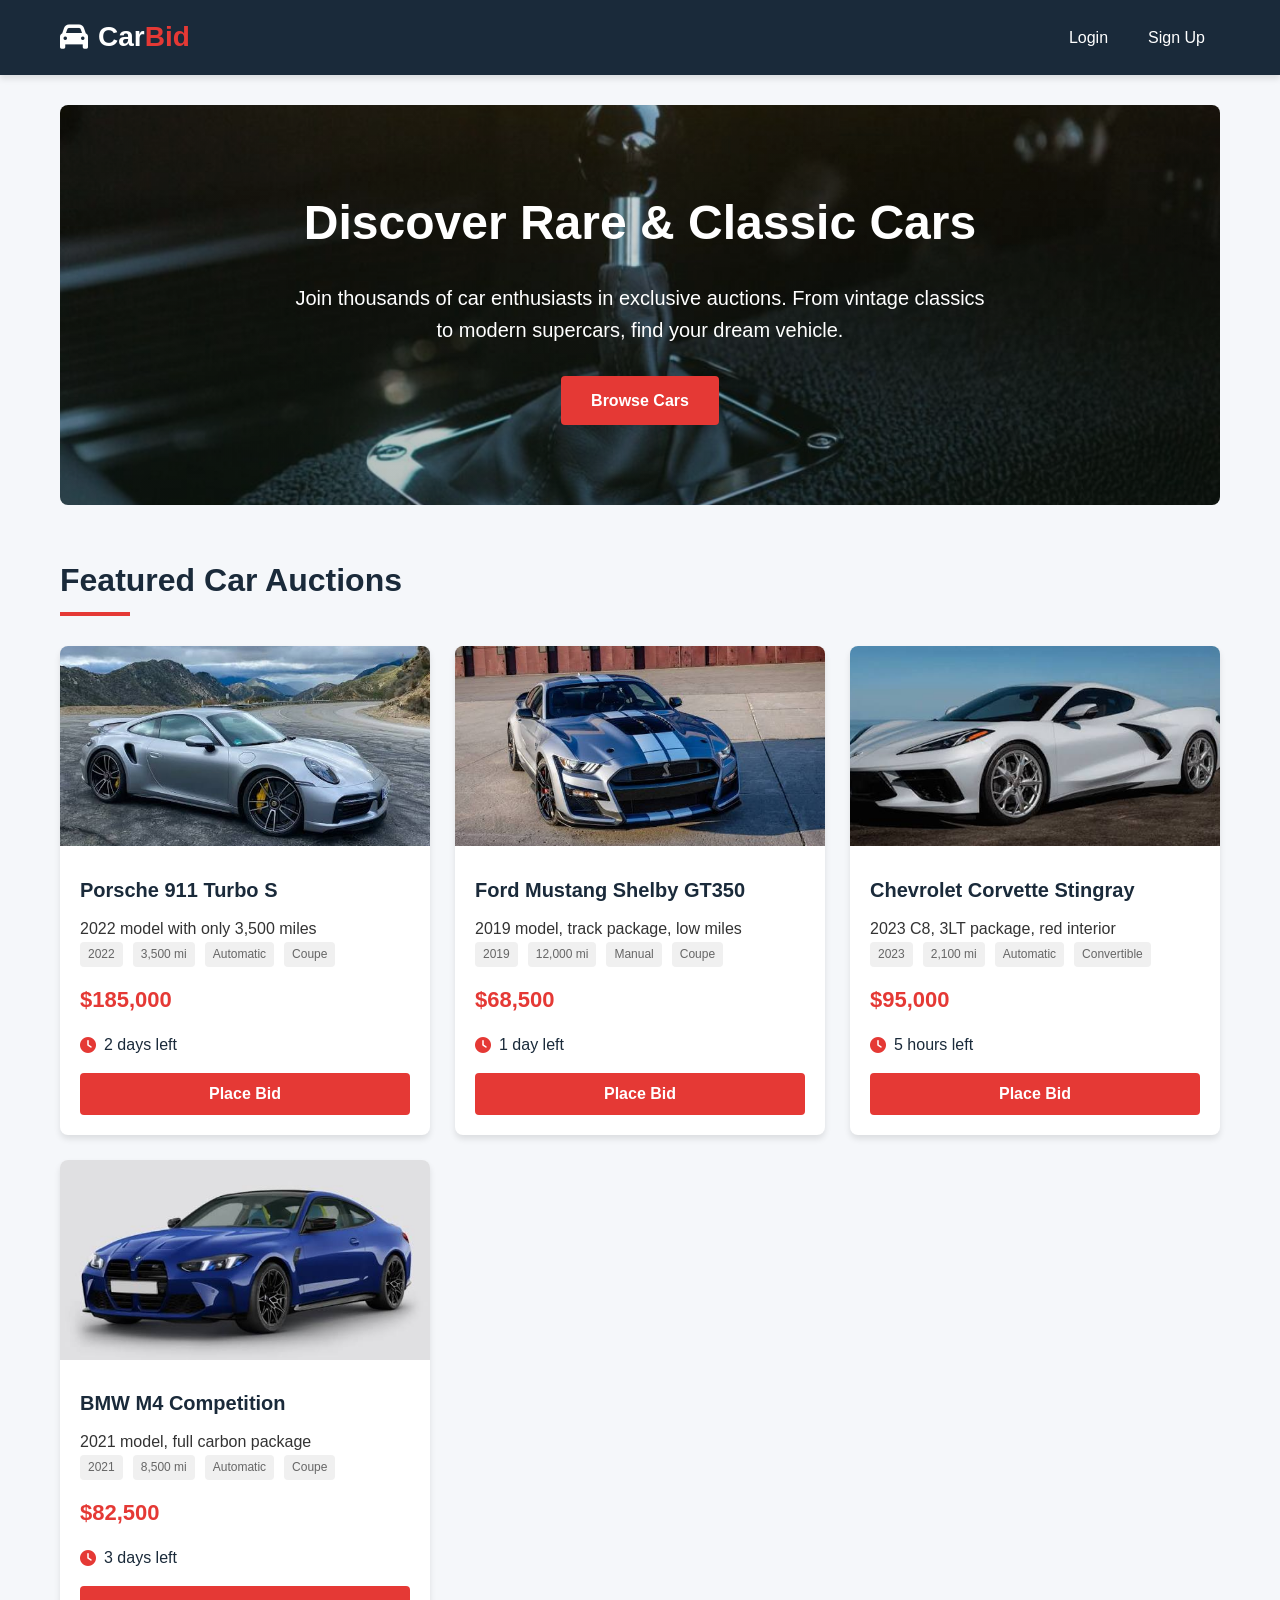
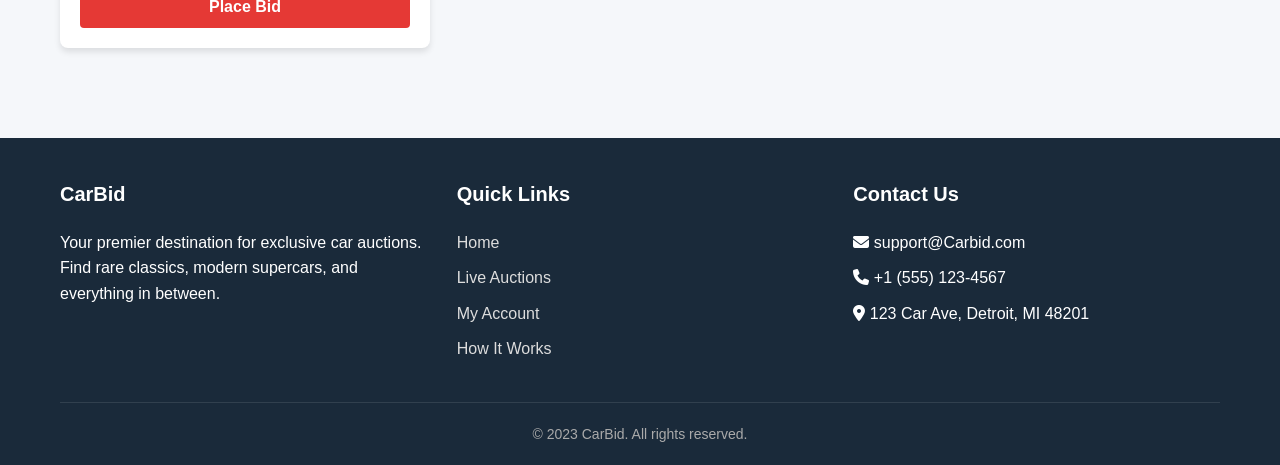
<file: index.html>
<!doctype html>
<html lang="en">
  <head>
    <meta charset="UTF-8" />
    <meta name="viewport" content="width=device-width, initial-scale=1.0" />
    <title>CarBid</title>
    <link
      rel="stylesheet"
      href="https://cdnjs.cloudflare.com/ajax/libs/font-awesome/6.4.0/css/all.min.css"
    />
    <link rel="stylesheet" href="styles.css" />
  </head>
  <body class="logged-out">
    <!-- Header & Navigation -->
    <header>
      <div class="container">
        <nav>
          <div class="logo"><i class="fas fa-car"></i> Car<span>Bid</span></div>

          <div class="hamburger" id="hamburger">
            <i class="fas fa-bars"></i>
          </div>

          <!-- Navigation for logged in users -->
          <ul class="nav-links" id="navLinks">
            <li>
              <a href="#" class="nav-link active" data-page="home">Home</a>
            </li>
            <li>
              <a href="#" class="nav-link" data-page="auction">Live Auction</a>
            </li>
            <li>
              <a href="#" class="nav-link" data-page="profile">My Profile</a>
            </li>
            <li>
              <a href="#" class="nav-link" data-page="checkout">Checkout</a>
            </li>
            <li><a href="#" id="logoutBtn">Logout</a></li>
          </ul>

          <!-- Logged in users -->
          <div class="user-info">
            <i class="fas fa-user-circle"></i>
            <span id="username">Alex Morgan</span>
          </div>

          <!-- Logged out users -->
          <div class="auth-links">
            <a href="#" class="login-link" data-page="login">Login</a>
            <a href="#" class="signup-link" data-page="signup">Sign Up</a>
          </div>
        </nav>
      </div>
    </header>

    <!-- Main Content -->
    <main>
      <!-- Home/Landing Page -->
      <section class="page active" id="home">
        <div class="container">
          <div class="hero">
            <h1>Discover Rare & Classic Cars</h1>
            <p>
              Join thousands of car enthusiasts in exclusive auctions. From
              vintage classics to modern supercars, find your dream vehicle.
            </p>
            <a href="#" class="btn" data-page="auction">Browse Cars</a>
          </div>

          <div class="featured-cars">
            <h2 class="section-title">Featured Car Auctions</h2>
            <div class="car-grid" id="featuredCars">
              <!-- Car cards -->
            </div>
          </div>
        </div>
      </section>
    </main>

    <!-- Footer -->
    <footer>
      <div class="container">
        <div class="footer-content">
          <div class="footer-section">
            <h3>CarBid</h3>
            <p>
              Your premier destination for exclusive car auctions. Find rare
              classics, modern supercars, and everything in between.
            </p>
          </div>
          <div class="footer-section">
            <h3>Quick Links</h3>
            <ul>
              <li><a href="#" data-page="home">Home</a></li>
              <li><a href="#" data-page="auction">Live Auctions</a></li>
              <li><a href="#" data-page="profile">My Account</a></li>
              <li><a href="#">How It Works</a></li>
            </ul>
          </div>
          <div class="footer-section">
            <h3>Contact Us</h3>
            <ul>
              <li><i class="fas fa-envelope"></i> support@Carbid.com</li>
              <li><i class="fas fa-phone"></i> +1 (555) 123-4567</li>
              <li>
                <i class="fas fa-map-marker-alt"></i> 123 Car Ave, Detroit, MI
                48201
              </li>
            </ul>
          </div>
        </div>

        <div class="copyright">
          <p>&copy; 2023 CarBid. All rights reserved.</p>
        </div>
      </div>
    </footer>

    <!-- Notification -->
    <div class="notification" id="notification">
      <span id="notificationText">Your bid has been placed successfully!</span>
    </div>
    <script type="module">
      import { initializeShared } from "./js/shared.js";
      import { initializeAuthentication } from "./js/authentication.js";
      import { initializeHomePage } from "./js/home.js";

      window.addEventListener("load", function () {
        initializeShared();
        initializeAuthentication();
        initializeHomePage();
      });
    </script>
  </body>
</html>
</file>
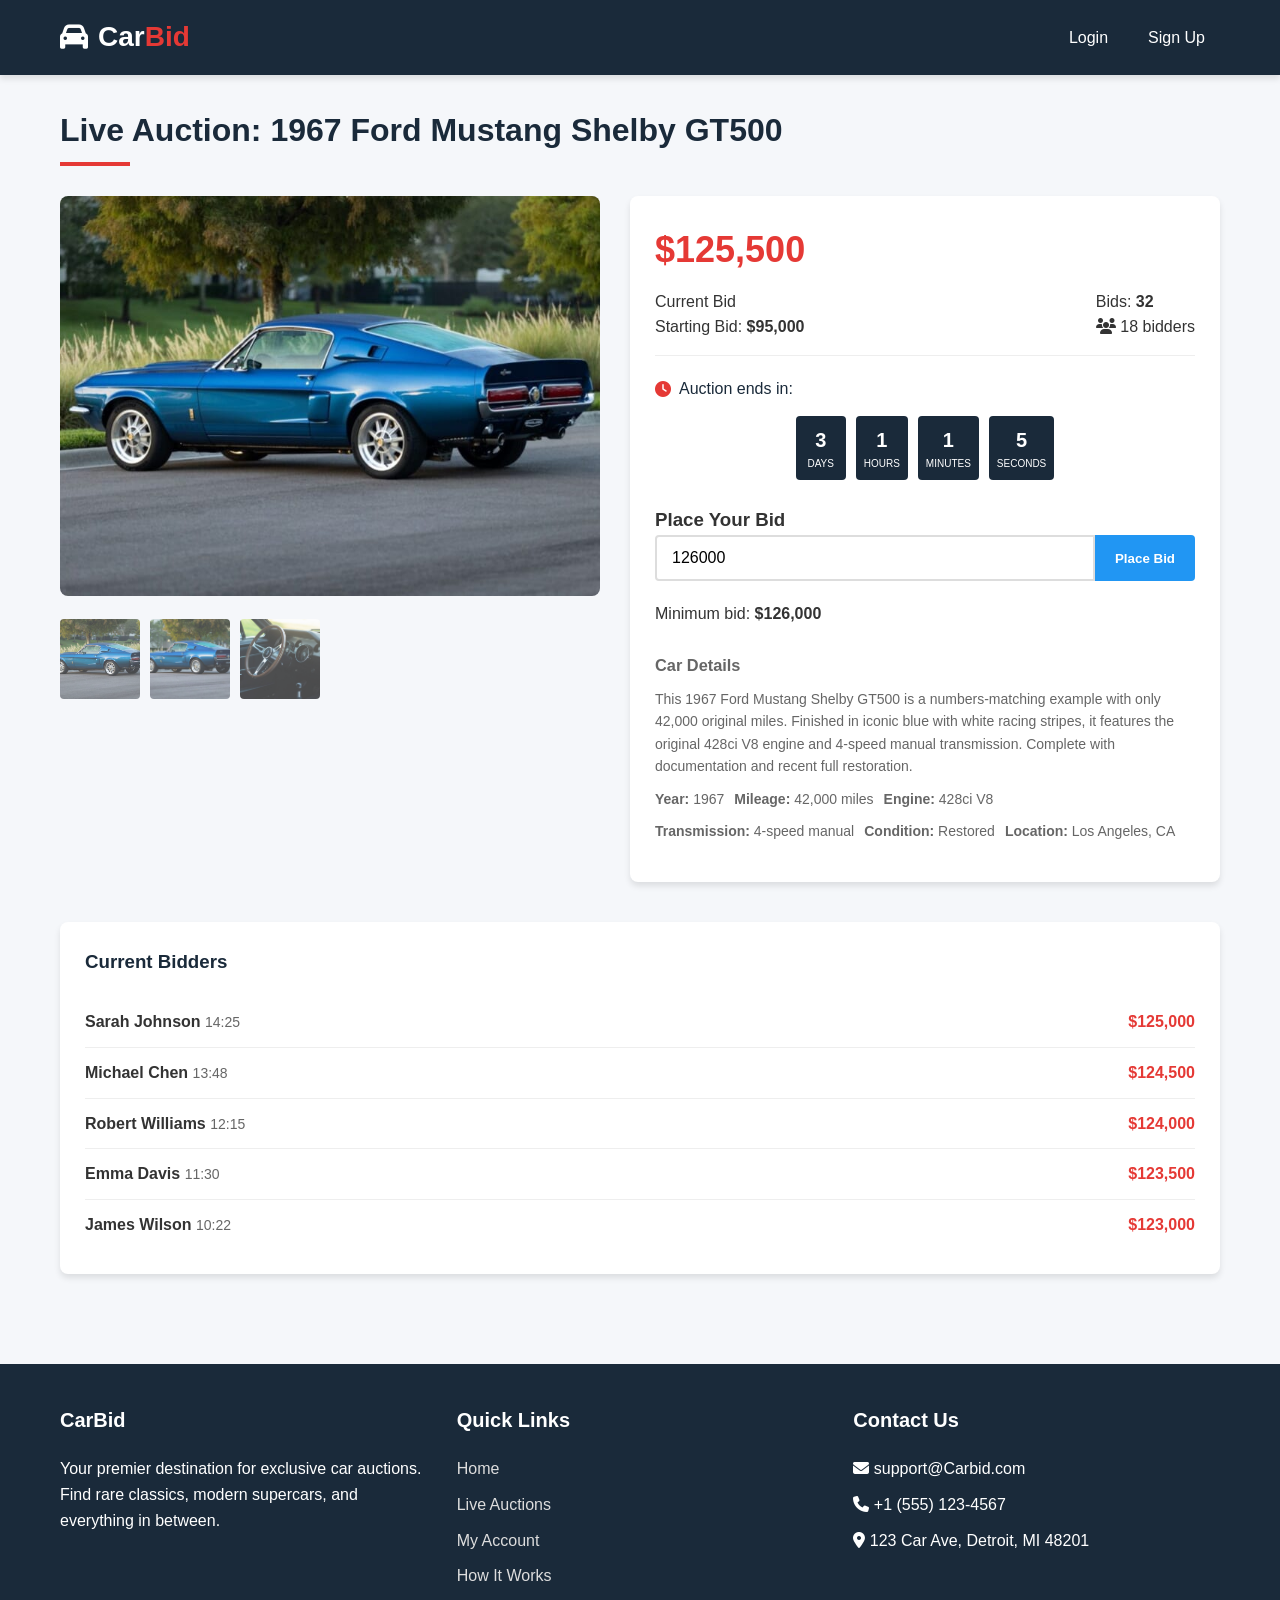
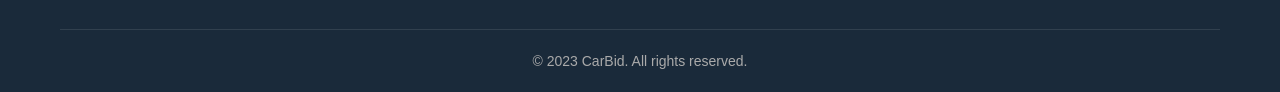
<file: auction.html>
<!doctype html>
<html lang="en">
  <head>
    <meta charset="UTF-8" />
    <meta name="viewport" content="width=device-width, initial-scale=1.0" />
    <title>CarBid</title>
    <link
      rel="stylesheet"
      href="https://cdnjs.cloudflare.com/ajax/libs/font-awesome/6.4.0/css/all.min.css"
    />
    <link rel="stylesheet" href="styles.css" />
  </head>
  <body class="logged-out">
    <!-- Header & Navigation -->
    <header>
      <div class="container">
        <nav>
          <div class="logo"><i class="fas fa-car"></i> Car<span>Bid</span></div>

          <div class="hamburger" id="hamburger">
            <i class="fas fa-bars"></i>
          </div>

          <!-- Navigation for logged in users -->
          <ul class="nav-links" id="navLinks">
            <li>
              <a href="#" class="nav-link" data-page="home">Home</a>
            </li>
            <li>
              <a href="#" class="nav-link active" data-page="auction"
                >Live Auction</a
              >
            </li>
            <li>
              <a href="#" class="nav-link" data-page="profile">My Profile</a>
            </li>
            <li>
              <a href="#" class="nav-link" data-page="checkout">Checkout</a>
            </li>
            <li><a href="#" id="logoutBtn">Logout</a></li>
          </ul>

          <!-- Logged in users -->
          <div class="user-info">
            <i class="fas fa-user-circle"></i>
            <span id="username">Alex Morgan</span>
          </div>

          <!-- Logged out users -->
          <div class="auth-links">
            <a href="#" class="login-link" data-page="login">Login</a>
            <a href="#" class="signup-link" data-page="signup">Sign Up</a>
          </div>
        </nav>
      </div>
    </header>

    <!-- Main Content -->
    <main>
      <!-- Auction Page -->
      <section class="page active" id="auction">
        <div class="container">
          <h2 class="section-title">
            Live Auction: 1967 Ford Mustang Shelby GT500
          </h2>

          <div class="car-detail">
            <div class="car-images">
              <img
                src="./images/ford3.jpg"
                alt="1967 Ford Mustang Shelby GT500"
                class="main-image"
                id="mainImage"
              />
              <div class="thumbnail-container">
                <img
                  src="./images/ford3.jpg"
                  alt="Car Thumbnail 3"
                  class="thumbnail"
                  data-image="./images/ford3.jpg"
                />
                <img
                  src="./images/ford4.jpg"
                  alt="Car Thumbnail 3"
                  class="thumbnail"
                  data-image="./images/ford4.jpg"
                />
                <img
                  src="./images/ford5.jpg"
                  alt="Car Thumbnail 3"
                  class="thumbnail"
                  data-image="./images/ford5.jpg"
                />
              </div>
            </div>

            <div class="car-sidebar">
              <div class="current-bid">$125,500</div>
              <div class="bid-info">
                <div>
                  <p>Current Bid</p>
                  <p>Starting Bid: <strong>$95,000</strong></p>
                </div>
                <div>
                  <p>Bids: <strong>32</strong></p>
                  <p><i class="fas fa-users"></i> 18 bidders</p>
                </div>
              </div>

              <div class="time-left">
                <i class="fas fa-clock"></i>
                <span>Auction ends in:</span>
              </div>
              <div class="countdown" id="auctionCountdown">
                <!-- Countdown -->
              </div>

              <div class="bid-form">
                <h3>Place Your Bid</h3>
                <div class="bid-input">
                  <input
                    type="number"
                    id="bidAmount"
                    min="125500"
                    value="126000"
                    step="500"
                  />
                  <button id="placeBid">Place Bid</button>
                </div>
                <p>Minimum bid: <strong>$126,000</strong></p>
              </div>

              <div
                class="car-details"
                style="margin-top: 25px; background: none; padding: 0"
              >
                <h3>Car Details</h3>
                <p>
                  This 1967 Ford Mustang Shelby GT500 is a numbers-matching
                  example with only 42,000 original miles. Finished in iconic
                  blue with white racing stripes, it features the original 428ci
                  V8 engine and 4-speed manual transmission. Complete with
                  documentation and recent full restoration.
                </p>
                <p><strong>Year:</strong> 1967</p>
                <p><strong>Mileage:</strong> 42,000 miles</p>
                <p><strong>Engine:</strong> 428ci V8</p>
                <p><strong>Transmission:</strong> 4-speed manual</p>
                <p><strong>Condition:</strong> Restored</p>
                <p><strong>Location:</strong> Los Angeles, CA</p>
              </div>
            </div>
          </div>

          <!-- Bidders List Section -->

          <div class="bid-history">
            <h3>Current Bidders</h3>
            <div id="bidHistoryList">
              <!-- Bid history -->
            </div>
          </div>
        </div>
      </section>
    </main>

    <!-- Footer -->
    <footer>
      <div class="container">
        <div class="footer-content">
          <div class="footer-section">
            <h3>CarBid</h3>
            <p>
              Your premier destination for exclusive car auctions. Find rare
              classics, modern supercars, and everything in between.
            </p>
          </div>
          <div class="footer-section">
            <h3>Quick Links</h3>
            <ul>
              <li><a href="#" data-page="home">Home</a></li>
              <li><a href="#" data-page="auction">Live Auctions</a></li>
              <li><a href="#" data-page="profile">My Account</a></li>
              <li><a href="#">How It Works</a></li>
            </ul>
          </div>
          <div class="footer-section">
            <h3>Contact Us</h3>
            <ul>
              <li><i class="fas fa-envelope"></i> support@Carbid.com</li>
              <li><i class="fas fa-phone"></i> +1 (555) 123-4567</li>
              <li>
                <i class="fas fa-map-marker-alt"></i> 123 Car Ave, Detroit, MI
                48201
              </li>
            </ul>
          </div>
        </div>

        <div class="copyright">
          <p>&copy; 2023 CarBid. All rights reserved.</p>
        </div>
      </div>
    </footer>

    <!-- Notification -->
    <div class="notification" id="notification">
      <span id="notificationText">Your bid has been placed successfully!</span>
    </div>
    <script type="module">
      import { initializeShared } from "./js/shared.js";
      import { initializeAuthentication } from "./js/authentication.js";
      import { initializeAuctionPage } from "./js/auction.js";

      window.addEventListener("load", function () {
        initializeShared();
        initializeAuthentication();
        initializeAuctionPage();
      });
    </script>
  </body>
</html>
</file>
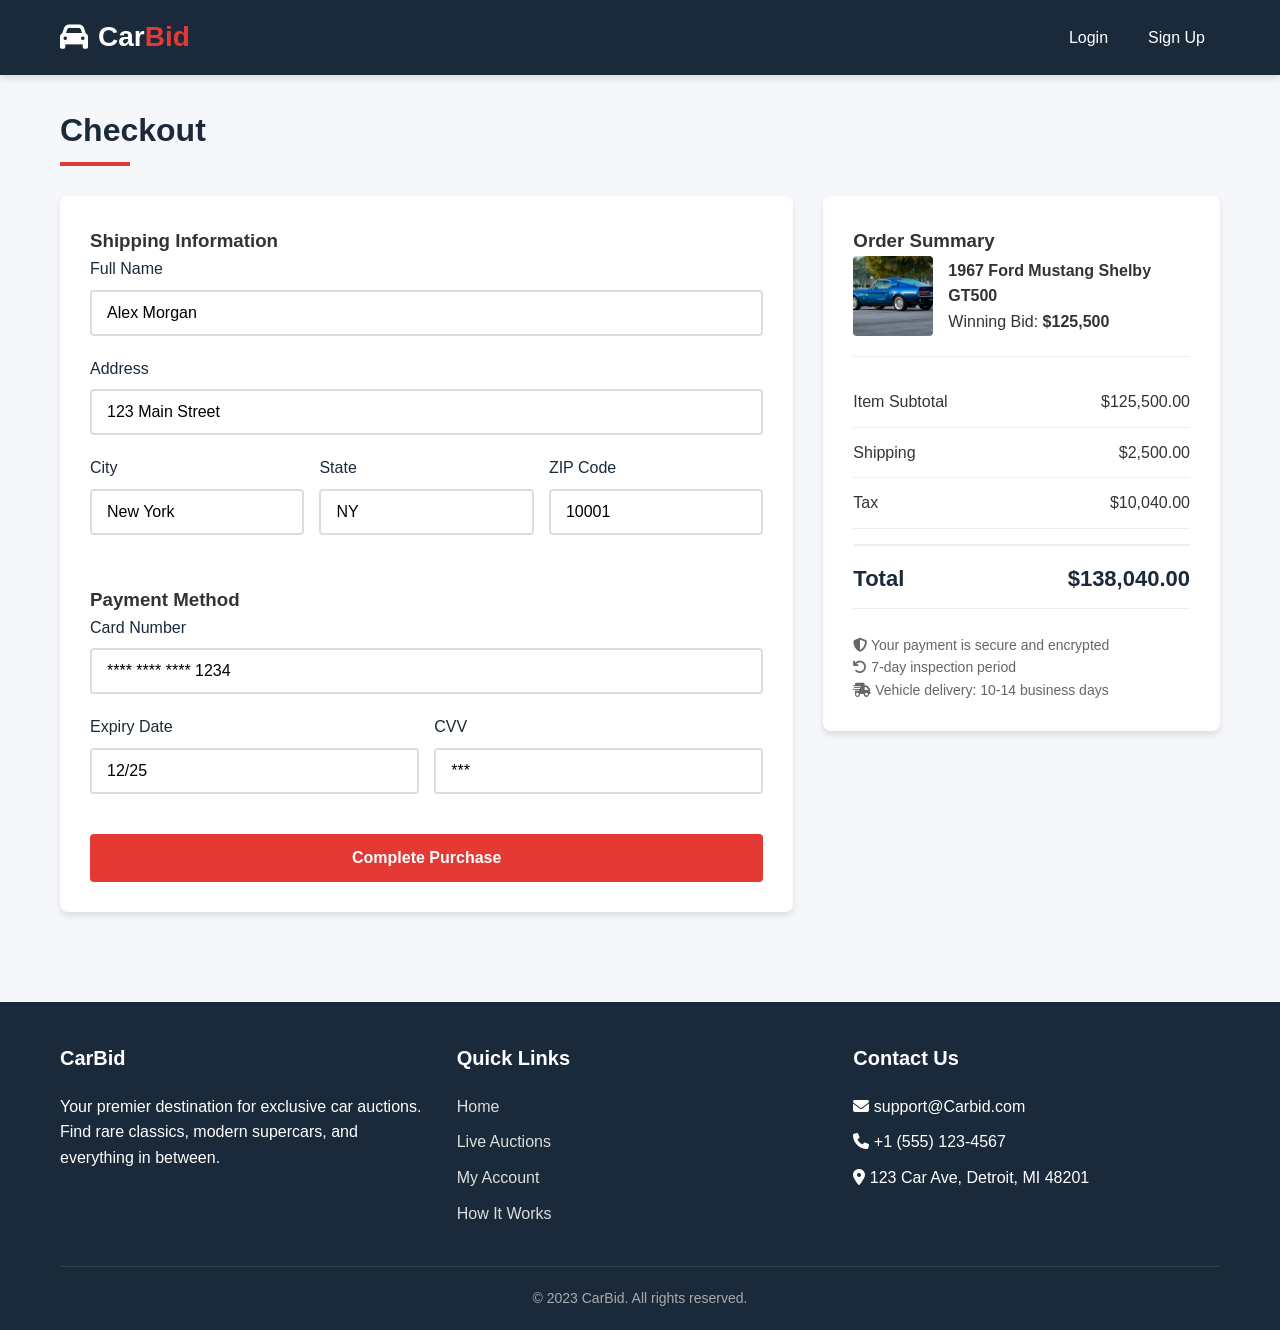
<file: checkout.html>
<!doctype html>
<html lang="en">
  <head>
    <meta charset="UTF-8" />
    <meta name="viewport" content="width=device-width, initial-scale=1.0" />
    <title>CarBid</title>
    <link
      rel="stylesheet"
      href="https://cdnjs.cloudflare.com/ajax/libs/font-awesome/6.4.0/css/all.min.css"
    />
    <link rel="stylesheet" href="styles.css" />
  </head>
  <body class="logged-out">
    <!-- Header & Navigation -->
    <header>
      <div class="container">
        <nav>
          <div class="logo"><i class="fas fa-car"></i> Car<span>Bid</span></div>

          <div class="hamburger" id="hamburger">
            <i class="fas fa-bars"></i>
          </div>

          <!-- Navigation for logged in users -->
          <ul class="nav-links" id="navLinks">
            <li>
              <a href="#" class="nav-link" data-page="home">Home</a>
            </li>
            <li>
              <a href="#" class="nav-link" data-page="auction">Live Auction</a>
            </li>
            <li>
              <a href="#" class="nav-link" data-page="profile">My Profile</a>
            </li>
            <li>
              <a href="#" class="nav-link active" data-page="checkout"
                >Checkout</a
              >
            </li>
            <li><a href="#" id="logoutBtn">Logout</a></li>
          </ul>

          <!-- Logged in users -->
          <div class="user-info">
            <i class="fas fa-user-circle"></i>
            <span id="username">Alex Morgan</span>
          </div>

          <!-- Logged out users -->
          <div class="auth-links">
            <a href="#" class="login-link" data-page="login">Login</a>
            <a href="#" class="signup-link" data-page="signup">Sign Up</a>
          </div>
        </nav>
      </div>
    </header>

    <!-- Main Content -->
    <main>
     

     



      <!-- Checkout Page -->
      <section class="page active" id="checkout">
        <div class="container">
          <h2 class="section-title">Checkout</h2>

          <div class="checkout-container">
            <div class="checkout-form">
              <h3>Shipping Information</h3>
              <div class="form-group">
                <label for="fullName">Full Name</label>
                <input type="text" id="fullName" value="Alex Morgan" />
              </div>
              <div class="form-group">
                <label for="address">Address</label>
                <input type="text" id="address" value="123 Main Street" />
              </div>
              <div class="form-row">
                <div class="form-group">
                  <label for="city">City</label>
                  <input type="text" id="city" value="New York" />
                </div>
                <div class="form-group">
                  <label for="state">State</label>
                  <input type="text" id="state" value="NY" />
                </div>
                <div class="form-group">
                  <label for="zipCode">ZIP Code</label>
                  <input type="text" id="zipCode" value="10001" />
                </div>
              </div>

              <h3 style="margin-top: 30px">Payment Method</h3>
              <div class="form-group">
                <label for="cardNumber">Card Number</label>
                <input
                  type="text"
                  id="cardNumber"
                  value="**** **** **** 1234"
                />
              </div>
              <div class="form-row">
                <div class="form-group">
                  <label for="expiryDate">Expiry Date</label>
                  <input type="text" id="expiryDate" value="12/25" />
                </div>
                <div class="form-group">
                  <label for="cvv">CVV</label>
                  <input type="text" id="cvv" value="***" />
                </div>
              </div>

              <button
                class="btn"
                id="completePurchase"
                style="width: 100%; margin-top: 20px; padding: 15px"
              >
                Complete Purchase
              </button>
            </div>

            <div class="checkout-summary">
              <h3>Order Summary</h3>
              <div class="checkout-item">
                <img
                  src="./images/ford4.jpg"
                  alt="1967 Ford Mustang Shelby GT500"
                />
                <div>
                  <h4>1967 Ford Mustang Shelby GT500</h4>
                  <p>Winning Bid: <strong>$125,500</strong></p>
                </div>
              </div>

              <div class="summary-item">
                <span>Item Subtotal</span>
                <span>$125,500.00</span>
              </div>
              <div class="summary-item">
                <span>Shipping</span>
                <span>$2,500.00</span>
              </div>
              <div class="summary-item">
                <span>Tax</span>
                <span>$10,040.00</span>
              </div>
              <div class="summary-item summary-total">
                <span>Total</span>
                <span>$138,040.00</span>
              </div>

              <div style="margin-top: 25px; font-size: 14px; color: #666">
                <p>
                  <i class="fas fa-shield-alt"></i> Your payment is secure and
                  encrypted
                </p>
                <p><i class="fas fa-undo"></i> 7-day inspection period</p>
                <p>
                  <i class="fas fa-shipping-fast"></i> Vehicle delivery: 10-14
                  business days
                </p>
              </div>
            </div>
          </div>
        </div>
      </section>
    </main>

    <!-- Footer -->
    <footer>
      <div class="container">
        <div class="footer-content">
          <div class="footer-section">
            <h3>CarBid</h3>
            <p>
              Your premier destination for exclusive car auctions. Find rare
              classics, modern supercars, and everything in between.
            </p>
          </div>
          <div class="footer-section">
            <h3>Quick Links</h3>
            <ul>
              <li><a href="#" data-page="home">Home</a></li>
              <li><a href="#" data-page="auction">Live Auctions</a></li>
              <li><a href="#" data-page="profile">My Account</a></li>
              <li><a href="#">How It Works</a></li>
            </ul>
          </div>
          <div class="footer-section">
            <h3>Contact Us</h3>
            <ul>
              <li><i class="fas fa-envelope"></i> support@Carbid.com</li>
              <li><i class="fas fa-phone"></i> +1 (555) 123-4567</li>
              <li>
                <i class="fas fa-map-marker-alt"></i> 123 Car Ave, Detroit, MI
                48201
              </li>
            </ul>
          </div>
        </div>

        <div class="copyright">
          <p>&copy; 2023 CarBid. All rights reserved.</p>
        </div>
      </div>
    </footer>

    <!-- Notification -->
    <div class="notification" id="notification">
      <span id="notificationText">Your bid has been placed successfully!</span>
    </div>
    <script type="module">
      import { initializeShared } from "./js/shared.js";
      import { initializeAuthentication } from "./js/authentication.js";
      import { initializeCheckoutPage } from "./js/checkout.js";

      window.addEventListener("load", function () {
        initializeShared();
        initializeAuthentication();
        initializeCheckoutPage();
      });
    </script>
  </body>
</html>
</file>
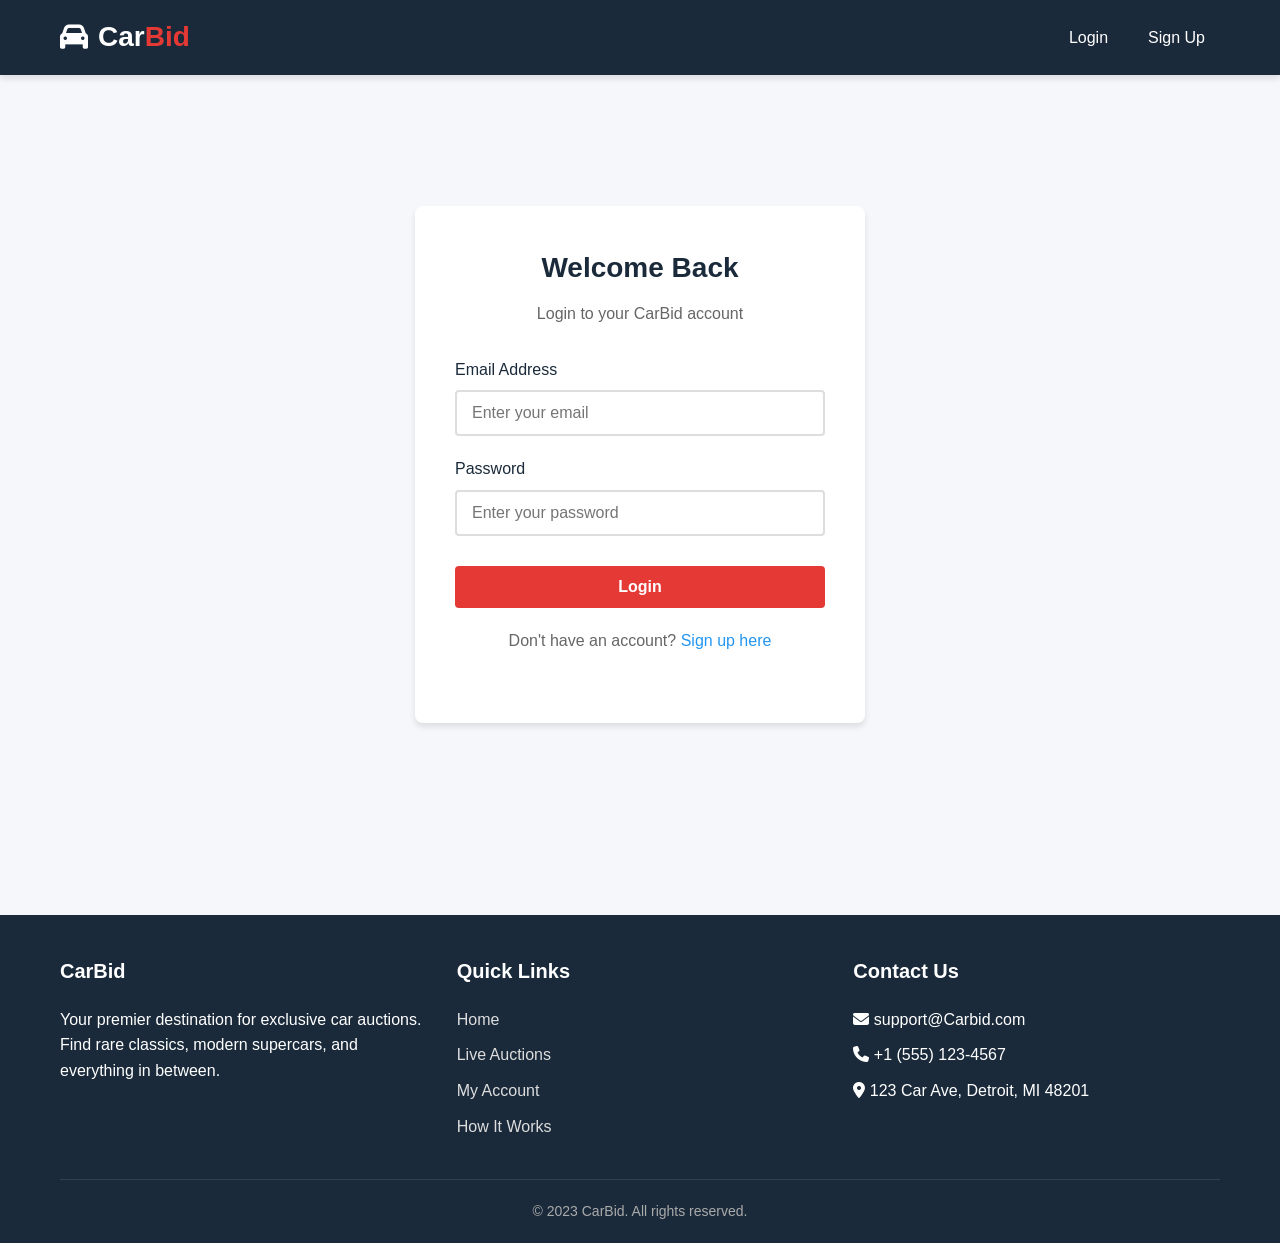
<file: login.html>
<!doctype html>
<html lang="en">
  <head>
    <meta charset="UTF-8" />
    <meta name="viewport" content="width=device-width, initial-scale=1.0" />
    <title>CarBid</title>
    <link
      rel="stylesheet"
      href="https://cdnjs.cloudflare.com/ajax/libs/font-awesome/6.4.0/css/all.min.css"
    />
    <link rel="stylesheet" href="styles.css" />
  </head>
  <body class="logged-out">
    <!-- Header & Navigation -->
    <header>
      <div class="container">
        <nav>
          <div class="logo"><i class="fas fa-car"></i> Car<span>Bid</span></div>

          <div class="hamburger" id="hamburger">
            <i class="fas fa-bars"></i>
          </div>

          <!-- Navigation for logged in users -->
          <ul class="nav-links" id="navLinks">
            <li>
              <a href="#" class="nav-link active" data-page="home">Home</a>
            </li>
            <li>
              <a href="#" class="nav-link" data-page="auction">Live Auction</a>
            </li>
            <li>
              <a href="#" class="nav-link" data-page="profile">My Profile</a>
            </li>
            <li>
              <a href="#" class="nav-link" data-page="checkout">Checkout</a>
            </li>
            <li><a href="#" id="logoutBtn">Logout</a></li>
          </ul>

          <!-- Logged in users -->
          <div class="user-info">
            <i class="fas fa-user-circle"></i>
            <span id="username">Alex Morgan</span>
          </div>

          <!-- Logged out users -->
          <div class="auth-links">
            <a href="#" class="login-link" data-page="login">Login</a>
            <a href="#" class="signup-link" data-page="signup">Sign Up</a>
          </div>
        </nav>
      </div>
    </header>

    <!-- Main Content -->
    <main>
      <!-- Login Page -->
      <section class="page active" id="login">
        <div class="container">
          <div class="auth-container">
            <div class="auth-box">
              <h2>Welcome Back</h2>
              <p>Login to your CarBid account</p>

              <form class="auth-form" id="loginForm">
                <div class="form-group">
                  <label for="loginEmail">Email Address</label>
                  <input
                    type="email"
                    id="loginEmail"
                    placeholder="Enter your email"
                    required
                  />
                </div>

                <div class="form-group">
                  <label for="loginPassword">Password</label>
                  <input
                    type="password"
                    id="loginPassword"
                    placeholder="Enter your password"
                    required
                  />
                </div>

                <button type="submit" class="btn">Login</button>
              </form>

              <div class="auth-switch">
                <p>
                  Don't have an account?
                  <a href="signup.html" data-page="signup">Sign up here</a>
                </p>
              </div>
            </div>
          </div>
        </div>
      </section>

     

    </main>

    <!-- Footer -->
    <footer>
      <div class="container">
        <div class="footer-content">
          <div class="footer-section">
            <h3>CarBid</h3>
            <p>
              Your premier destination for exclusive car auctions. Find rare
              classics, modern supercars, and everything in between.
            </p>
          </div>
          <div class="footer-section">
            <h3>Quick Links</h3>
            <ul>
              <li><a href="#" data-page="home">Home</a></li>
              <li><a href="#" data-page="auction">Live Auctions</a></li>
              <li><a href="#" data-page="profile">My Account</a></li>
              <li><a href="#">How It Works</a></li>
            </ul>
          </div>
          <div class="footer-section">
            <h3>Contact Us</h3>
            <ul>
              <li><i class="fas fa-envelope"></i> support@Carbid.com</li>
              <li><i class="fas fa-phone"></i> +1 (555) 123-4567</li>
              <li>
                <i class="fas fa-map-marker-alt"></i> 123 Car Ave, Detroit, MI
                48201
              </li>
            </ul>
          </div>
        </div>

        <div class="copyright">
          <p>&copy; 2023 CarBid. All rights reserved.</p>
        </div>
      </div>
    </footer>

    <!-- Notification -->
    <div class="notification" id="notification">
      <span id="notificationText">Your bid has been placed successfully!</span>
    </div>

    <script type="module">
      import { initializeShared } from "./js/shared.js";
      import { initializeAuthentication } from "./js/authentication.js";

      window.addEventListener("load", function () {
        initializeShared();
        initializeAuthentication();
      });
    </script>
  </body>
</html>
</file>
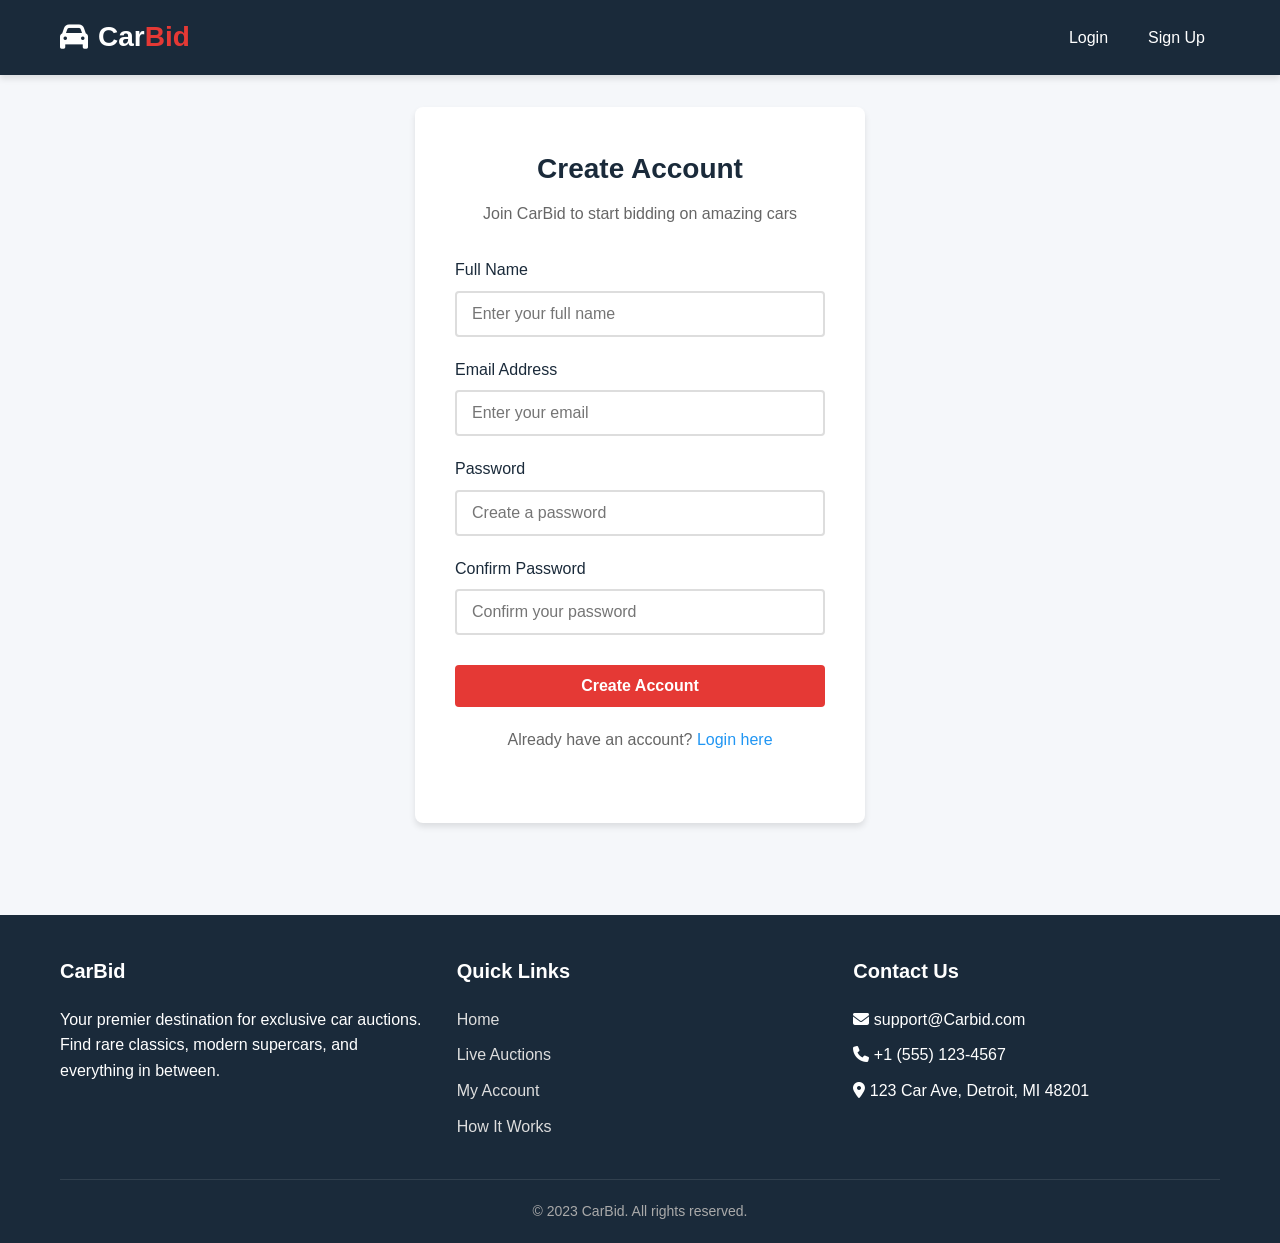
<file: signup.html>
<!doctype html>
<html lang="en">
  <head>
    <meta charset="UTF-8" />
    <meta name="viewport" content="width=device-width, initial-scale=1.0" />
    <title>CarBid</title>
    <link
      rel="stylesheet"
      href="https://cdnjs.cloudflare.com/ajax/libs/font-awesome/6.4.0/css/all.min.css"
    />
    <link rel="stylesheet" href="styles.css" />
  </head>
  <body class="logged-out">
    <!-- Header & Navigation -->
    <header>
      <div class="container">
        <nav>
          <div class="logo"><i class="fas fa-car"></i> Car<span>Bid</span></div>

          <div class="hamburger" id="hamburger">
            <i class="fas fa-bars"></i>
          </div>

          <!-- Navigation for logged in users -->
          <ul class="nav-links" id="navLinks">
            <li>
              <a href="#" class="nav-link active" data-page="home">Home</a>
            </li>
            <li>
              <a href="#" class="nav-link" data-page="auction">Live Auction</a>
            </li>
            <li>
              <a href="#" class="nav-link" data-page="profile">My Profile</a>
            </li>
            <li>
              <a href="#" class="nav-link" data-page="checkout">Checkout</a>
            </li>
            <li><a href="#" id="logoutBtn">Logout</a></li>
          </ul>

          <!-- Logged in users -->
          <div class="user-info">
            <i class="fas fa-user-circle"></i>
            <span id="username">Alex Morgan</span>
          </div>

          <!-- Logged out users -->
          <div class="auth-links">
            <a href="#" class="login-link" data-page="login">Login</a>
            <a href="#" class="signup-link" data-page="signup">Sign Up</a>
          </div>
        </nav>
      </div>
    </header>

    <!-- Main Content -->
    <main>
      <!-- Signup Page -->
      <section class="page active" id="signup">
        <div class="container">
          <div class="auth-container">
            <div class="auth-box">
              <h2>Create Account</h2>
              <p>Join CarBid to start bidding on amazing cars</p>

              <form class="auth-form" id="signupForm">
                <div class="form-group">
                  <label for="signupName">Full Name</label>
                  <input
                    type="text"
                    id="signupName"
                    placeholder="Enter your full name"
                    required
                  />
                </div>

                <div class="form-group">
                  <label for="signupEmail">Email Address</label>
                  <input
                    type="email"
                    id="signupEmail"
                    placeholder="Enter your email"
                    required
                  />
                </div>

                <div class="form-group">
                  <label for="signupPassword">Password</label>
                  <input
                    type="password"
                    id="signupPassword"
                    placeholder="Create a password"
                    required
                  />
                </div>

                <div class="form-group">
                  <label for="confirmPassword">Confirm Password</label>
                  <input
                    type="password"
                    id="confirmPassword"
                    placeholder="Confirm your password"
                    required
                  />
                </div>

                <button type="submit" class="btn">Create Account</button>
              </form>

              <div class="auth-switch">
                <p>
                  Already have an account?
                  <a href="#" data-page="login">Login here</a>
                </p>
              </div>
            </div>
          </div>
        </div>
      </section>
    </main>

    <!-- Footer -->
    <footer>
      <div class="container">
        <div class="footer-content">
          <div class="footer-section">
            <h3>CarBid</h3>
            <p>
              Your premier destination for exclusive car auctions. Find rare
              classics, modern supercars, and everything in between.
            </p>
          </div>
          <div class="footer-section">
            <h3>Quick Links</h3>
            <ul>
              <li><a href="#" data-page="home">Home</a></li>
              <li><a href="#" data-page="auction">Live Auctions</a></li>
              <li><a href="#" data-page="profile">My Account</a></li>
              <li><a href="#">How It Works</a></li>
            </ul>
          </div>
          <div class="footer-section">
            <h3>Contact Us</h3>
            <ul>
              <li><i class="fas fa-envelope"></i> support@Carbid.com</li>
              <li><i class="fas fa-phone"></i> +1 (555) 123-4567</li>
              <li>
                <i class="fas fa-map-marker-alt"></i> 123 Car Ave, Detroit, MI
                48201
              </li>
            </ul>
          </div>
        </div>

        <div class="copyright">
          <p>&copy; 2023 CarBid. All rights reserved.</p>
        </div>
      </div>
    </footer>

    <!-- Notification -->
    <div class="notification" id="notification">
      <span id="notificationText">Your bid has been placed successfully!</span>
    </div>

    <script type="module">
      import { initializeShared } from "./js/shared.js";
      import { initializeAuthentication } from "./js/authentication.js";

      window.addEventListener("load", function () {
        initializeShared();
        initializeAuthentication();
      });
    </script>
  </body>
</html>
</file>
<file: styles.css>
* {
    margin: 0;
    padding: 0;
    box-sizing: border-box;
    font-family: 'Segoe UI', Tahoma, Geneva, Verdana, sans-serif;
}

:root {
    --primary: #1a2a3a;
    --secondary: #e53935;
    --accent: #2196f3;
    --light: #f5f7fa;
    --dark: #1a2a3a;
    --success: #4caf50;
    --warning: #ff9800;
    --shadow: 0 4px 6px rgba(0, 0, 0, 0.1);
    --transition: all 0.3s ease;
}

body {
    background-color: #f5f7fa;
    color: #333;
    line-height: 1.6;
}

.container {
    width: 100%;
    max-width: 1200px;
    margin: 0 auto;
    padding: 0 20px;
}

/* Header & Navigation */
header {
    background-color: var(--primary);
    color: white;
    padding: 15px 0;
    position: sticky;
    top: 0;
    z-index: 100;
    box-shadow: var(--shadow);
}

nav {
    display: flex;
    justify-content: space-between;
    align-items: center;
}

.logo {
    font-size: 28px;
    font-weight: 700;
    color: white;
    display: flex;
    align-items: center;
}

.logo span {
    color: var(--secondary);
}

.logo i {
    margin-right: 10px;
}

.nav-links {
    display: flex;
    list-style: none;
}

.nav-links li {
    margin-left: 25px;
}

.nav-links a {
    color: white;
    text-decoration: none;
    font-weight: 500;
    padding: 8px 12px;
    border-radius: 4px;
    transition: var(--transition);
}

.nav-links a:hover, .nav-links a.active {
    background-color: var(--secondary);
}

.user-info {
    display: flex;
    align-items: center;
}

.user-info i {
    margin-right: 8px;
    font-size: 20px;
}
@media (max-width: 768px){
    nav .user-info{
        display: none;
    }
}
.hamburger {
    display: none;
    font-size: 24px;
    cursor: pointer;
}

/* Authentication Links */
.auth-links {
    display: flex;
    gap: 10px;
}

.auth-links a {
    color: white;
    text-decoration: none;
    padding: 8px 15px;
    border-radius: 4px;
    font-weight: 500;
    transition: var(--transition);
}

.auth-links .login-btn {
    background-color: transparent;
    border: 1px solid rgba(255, 255, 255, 0.3);
}

.auth-links .signup-btn {
    background-color: var(--secondary);
}

.auth-links a:hover {
    background-color: var(--secondary);
}

/* Main Content */
main {
    min-height: calc(100vh - 150px);
}

/* Page Sections - Hidden by default */
.page {
    display: none;
    padding: 30px 0;
}

.page.active {
    display: block;
}

/* Login & Signup Pages */
.auth-container {
    display: flex;
    justify-content: center;
    align-items: center;
    min-height: 80vh;
}

.auth-box {
    background-color: white;
    border-radius: 8px;
    padding: 40px;
    width: 100%;
    max-width: 450px;
    box-shadow: var(--shadow);
}

.auth-box h2 {
    font-size: 28px;
    color: var(--primary);
    margin-bottom: 10px;
    text-align: center;
}

.auth-box p {
    color: #666;
    margin-bottom: 30px;
    text-align: center;
}

.auth-form .form-group {
    margin-bottom: 20px;
}

.auth-form label {
    display: block;
    margin-bottom: 8px;
    font-weight: 500;
    color: var(--primary);
}

.auth-form input {
    width: 100%;
    padding: 12px 15px;
    border: 2px solid #ddd;
    border-radius: 4px;
    font-size: 16px;
    transition: var(--transition);
}

.auth-form input:focus {
    border-color: var(--accent);
    outline: none;
}

.auth-form .btn {
    width: 100%;
    margin-top: 10px;
}

.auth-switch {
    text-align: center;
    margin-top: 20px;
    color: #666;
}

.auth-switch a {
    color: var(--accent);
    text-decoration: none;
    font-weight: 500;
}

/* Landing Page */
.hero {
    background: linear-gradient(rgba(6, 22, 18, 0.15), rgba(12, 44, 36, 0.30)), url('./images/hero.jpg');
    background-size: cover;
    background-position: center;
    color: white;
    padding: 80px 0;
    text-align: center;
    border-radius: 8px;
    margin-bottom: 40px;
}

.hero h1 {
    font-size: 48px;
    margin-bottom: 20px;
}

.hero p {
    font-size: 20px;
    max-width: 700px;
    margin: 0 auto 30px;
}

.btn {
    display: inline-block;
    background-color: var(--secondary);
    color: white;
    padding: 12px 30px;
    border: none;
    border-radius: 4px;
    cursor: pointer;
    font-weight: 600;
    text-decoration: none;
    transition: var(--transition);
    font-size: 16px;
}

.btn:hover {
    background-color: #c62828;
    transform: translateY(-3px);
    box-shadow: 0 10px 20px rgba(0, 0, 0, 0.2);
}

.featured-cars {
    margin-top: 50px;
}

.section-title {
    font-size: 32px;
    margin-bottom: 30px;
    color: var(--primary);
    position: relative;
    padding-bottom: 10px;
}

.section-title:after {
    content: '';
    position: absolute;
    bottom: 0;
    left: 0;
    width: 70px;
    height: 4px;
    background-color: var(--secondary);
}

.car-grid {
    display: grid;
    grid-template-columns: repeat(auto-fill, minmax(280px, 1fr));
    gap: 25px;
}

.car-card {
    background-color: white;
    border-radius: 8px;
    overflow: hidden;
    box-shadow: var(--shadow);
    transition: var(--transition);
}

.car-card:hover {
    transform: translateY(-10px);
    box-shadow: 0 15px 30px rgba(0, 0, 0, 0.15);
}

.car-img {
    height: 200px;
    width: 100%;
    object-fit: cover;
}

.car-info {
    padding: 20px;
}

.car-title {
    font-size: 20px;
    margin-bottom: 10px;
    color: var(--primary);
}

.car-details {
    color: #666;
    margin-bottom: 15px;
    font-size: 14px;
    display: flex;
    flex-wrap: wrap;
    gap: 10px;
}

.car-details span {
    background-color: #f0f0f0;
    padding: 3px 8px;
    border-radius: 4px;
    font-size: 12px;
}

.car-price {
    font-size: 22px;
    font-weight: 700;
    color: var(--secondary);
    margin-bottom: 15px;
}

.time-left {
    display: flex;
    align-items: center;
    color: var(--primary);
    font-weight: 500;
    margin-bottom: 15px;
}

.time-left i {
    margin-right: 8px;
    color: var(--secondary);
}

/* Auction Page */
.car-detail {
    display: flex;
    flex-wrap: wrap;
    gap: 30px;
    margin-bottom: 40px;
}

.car-images {
    flex: 1;
    min-width: 300px;
}

.main-image {
    width: 100%;
    height: 400px;
    object-fit: cover;
    border-radius: 8px;
    margin-bottom: 15px;
}

.thumbnail-container {
    display: flex;
    gap: 10px;
}

.thumbnail {
    width: 80px;
    height: 80px;
    object-fit: cover;
    border-radius: 4px;
    cursor: pointer;
    opacity: 0.7;
    transition: var(--transition);
}

.thumbnail.active, .thumbnail:hover {
    opacity: 1;
    border: 2px solid var(--secondary);
}

.car-sidebar {
    flex: 1;
    min-width: 300px;
    background-color: white;
    padding: 25px;
    border-radius: 8px;
    box-shadow: var(--shadow);
}

.current-bid {
    font-size: 36px;
    color: var(--secondary);
    font-weight: 700;
    margin-bottom: 10px;
}

.bid-info {
    display: flex;
    justify-content: space-between;
    margin-bottom: 20px;
    padding-bottom: 15px;
    border-bottom: 1px solid #eee;
}

.bid-form {
    margin-top: 25px;
}

.bid-input {
    display: flex;
    margin-bottom: 20px;
}

.bid-input input {
    flex: 1;
    padding: 12px 15px;
    border: 2px solid #ddd;
    border-radius: 4px 0 0 4px;
    font-size: 16px;
}

.bid-input button {
    background-color: var(--accent);
    color: white;
    border: none;
    padding: 0 20px;
    border-radius: 0 4px 4px 0;
    cursor: pointer;
    font-weight: 600;
    transition: var(--transition);
}

.bid-input button:hover {
    background-color: #1976d2;
}

/* Bidders List Section */
.bidders-section {
    background-color: white;
    border-radius: 8px;
    padding: 25px;
    margin-top: 30px;
    box-shadow: var(--shadow);
}

.bidders-list {
    display: grid;
    grid-template-columns: repeat(auto-fill, minmax(200px, 1fr));
    gap: 15px;
    margin-top: 20px;
}

.bidder-card {
    display: flex;
    align-items: center;
    padding: 15px;
    background-color: #f9f9f9;
    border-radius: 8px;
    transition: var(--transition);
}

.bidder-card:hover {
    background-color: #f0f0f0;
}

.bidder-avatar {
    width: 50px;
    height: 50px;
    border-radius: 50%;
    object-fit: cover;
    margin-right: 15px;
}

.bidder-info h4 {
    font-size: 16px;
    margin-bottom: 5px;
    color: var(--primary);
}

.bidder-info p {
    font-size: 14px;
    color: #666;
}

.bidder-bid {
    margin-left: auto;
    font-weight: 700;
    color: var(--secondary);
}

.bid-history {
    background-color: white;
    border-radius: 8px;
    padding: 25px;
    box-shadow: var(--shadow);
    margin-top: 30px;
}

.bid-history h3 {
    margin-bottom: 20px;
    color: var(--primary);
}

.bid-item {
    display: flex;
    justify-content: space-between;
    padding: 12px 0;
    border-bottom: 1px solid #eee;
}

.bid-item:last-child {
    border-bottom: none;
}

/* Profile Page */
.profile-header {
    background-color: white;
    border-radius: 8px;
    padding: 30px;
    margin-bottom: 30px;
    box-shadow: var(--shadow);
    display: flex;
    align-items: center;
    flex-wrap: wrap;
    gap: 25px;
}

.profile-avatar {
    width: 120px;
    height: 120px;
    border-radius: 50%;
    object-fit: cover;
    border: 5px solid var(--light);
}

.profile-info h2 {
    font-size: 28px;
    color: var(--primary);
    margin-bottom: 5px;
}

.profile-info p {
    color: #666;
    margin-bottom: 10px;
}

.profile-stats {
    display: flex;
    gap: 30px;
    margin-top: 15px;
}

.stat {
    text-align: center;
}

.stat-value {
    font-size: 24px;
    font-weight: 700;
    color: var(--secondary);
}

.stat-label {
    font-size: 14px;
    color: #666;
}

.profile-content {
    display: grid;
    grid-template-columns: repeat(auto-fill, minmax(300px, 1fr));
    gap: 25px;
}

.profile-card {
    background-color: white;
    border-radius: 8px;
    padding: 25px;
    box-shadow: var(--shadow);
}

.profile-card h3 {
    color: var(--primary);
    margin-bottom: 20px;
    padding-bottom: 10px;
    border-bottom: 1px solid #eee;
}

/* Checkout Page */
.checkout-container {
    display: flex;
    flex-wrap: wrap;
    gap: 30px;
}

.checkout-form {
    flex: 2;
    min-width: 300px;
    background-color: white;
    border-radius: 8px;
    padding: 30px;
    box-shadow: var(--shadow);
}

.checkout-summary {
    flex: 1;
    min-width: 250px;
    background-color: white;
    border-radius: 8px;
    padding: 30px;
    box-shadow: var(--shadow);
    align-self: flex-start;
}

.form-group {
    margin-bottom: 20px;
}

.form-group label {
    display: block;
    margin-bottom: 8px;
    font-weight: 500;
    color: var(--primary);
}

.form-group input, .form-group select {
    width: 100%;
    padding: 12px 15px;
    border: 2px solid #ddd;
    border-radius: 4px;
    font-size: 16px;
    transition: var(--transition);
}

.form-group input:focus, .form-group select:focus {
    border-color: var(--accent);
    outline: none;
}

.form-row {
    display: flex;
    gap: 15px;
}

.form-row .form-group {
    flex: 1;
}

.summary-item {
    display: flex;
    justify-content: space-between;
    padding: 12px 0;
    border-bottom: 1px solid #eee;
}

.summary-total {
    font-size: 22px;
    font-weight: 700;
    color: var(--primary);
    margin-top: 15px;
    padding-top: 15px;
    border-top: 2px solid #eee;
}

.checkout-item {
    display: flex;
    align-items: center;
    margin-bottom: 20px;
    padding-bottom: 20px;
    border-bottom: 1px solid #eee;
}

.checkout-item img {
    width: 80px;
    height: 80px;
    object-fit: cover;
    border-radius: 4px;
    margin-right: 15px;
}

/* Footer */
footer {
    background-color: var(--primary);
    color: white;
    padding: 40px 0 20px;
    margin-top: 60px;
}

.footer-content {
    display: flex;
    flex-wrap: wrap;
    justify-content: space-between;
    gap: 30px;
    margin-bottom: 30px;
}

.footer-section {
    flex: 1;
    min-width: 200px;
}

.footer-section h3 {
    font-size: 20px;
    margin-bottom: 20px;
    color: white;
}

.footer-section ul {
    list-style: none;
}

.footer-section ul li {
    margin-bottom: 10px;
}

.footer-section ul li a {
    color: #ddd;
    text-decoration: none;
    transition: var(--transition);
}

.footer-section ul li a:hover {
    color: var(--secondary);
    padding-left: 5px;
}

.copyright {
    text-align: center;
    padding-top: 20px;
    border-top: 1px solid rgba(255, 255, 255, 0.1);
    color: #aaa;
    font-size: 14px;
}

/* Responsive Design */
@media (max-width: 992px) {
    .hero h1 {
        font-size: 36px;
    }
    
    .hero p {
        font-size: 18px;
    }
}

@media (max-width: 768px) {
    .hamburger {
        display: block;
    }
    
    .nav-links {
        position: fixed;
        top: 70px;
        left: -100%;
        flex-direction: column;
        background-color: var(--primary);
        width: 100%;
        text-align: center;
        padding: 20px 0;
        transition: var(--transition);
        box-shadow: 0 10px 15px rgba(0, 0, 0, 0.1);
    }
    
    .nav-links.active {
        left: 0;
    }
    
    .nav-links li {
        margin: 15px 0;
    }
    
    .auth-links {
        display: none;
    }
    
    .hero {
        padding: 50px 0;
    }
    
    .hero h1 {
        font-size: 32px;
    }
    
    .hero p {
        font-size: 16px;
    }
    
    .section-title {
        font-size: 28px;
    }
    
    .car-detail {
        flex-direction: column;
    }
}

@media (max-width: 576px) {
    .container {
        padding: 0 15px;
    }
    
    .hero {
        padding: 40px 0;
    }
    
    .btn {
        padding: 10px 20px;
        font-size: 15px;
    }
    
    .car-price {
        font-size: 20px;
    }
    
    .current-bid {
        font-size: 30px;
    }
    
    .profile-header {
        flex-direction: column;
        text-align: center;
    }
    
    .profile-stats {
        justify-content: center;
    }
    
    .form-row {
        flex-direction: column;
        gap: 0;
    }
    
    .auth-box {
        padding: 30px 20px;
    }
}

/* Notifications */
.notification {
    position: fixed;
    bottom: 20px;
    right: 20px;
    background-color: var(--success);
    color: white;
    padding: 15px 25px;
    border-radius: 4px;
    box-shadow: 0 5px 15px rgba(0, 0, 0, 0.2);
    z-index: 1000;
    transform: translateY(100px);
    opacity: 0;
    transition: var(--transition);
}

.notification.show {
    transform: translateY(0);
    opacity: 1;
}

/* Countdown timer */
.countdown {
    display: flex;
    justify-content: center;
    gap: 10px;
    margin-top: 10px;
}

.countdown-item {
    text-align: center;
    background-color: var(--primary);
    color: white;
    padding: 8px;
    border-radius: 4px;
    min-width: 50px;
}

.countdown-value {
    font-size: 20px;
    font-weight: 700;
}

.countdown-label {
    font-size: 10px;
    text-transform: uppercase;
}

/* Authentication state */
.logged-in .login-link,
.logged-in .signup-link {
    display: none;
}

.logged-out .user-info,
.logged-out .nav-links {
    display: none;
}

/* Hidden elements */
.hidden {
    display: none !important;
}
</file>
